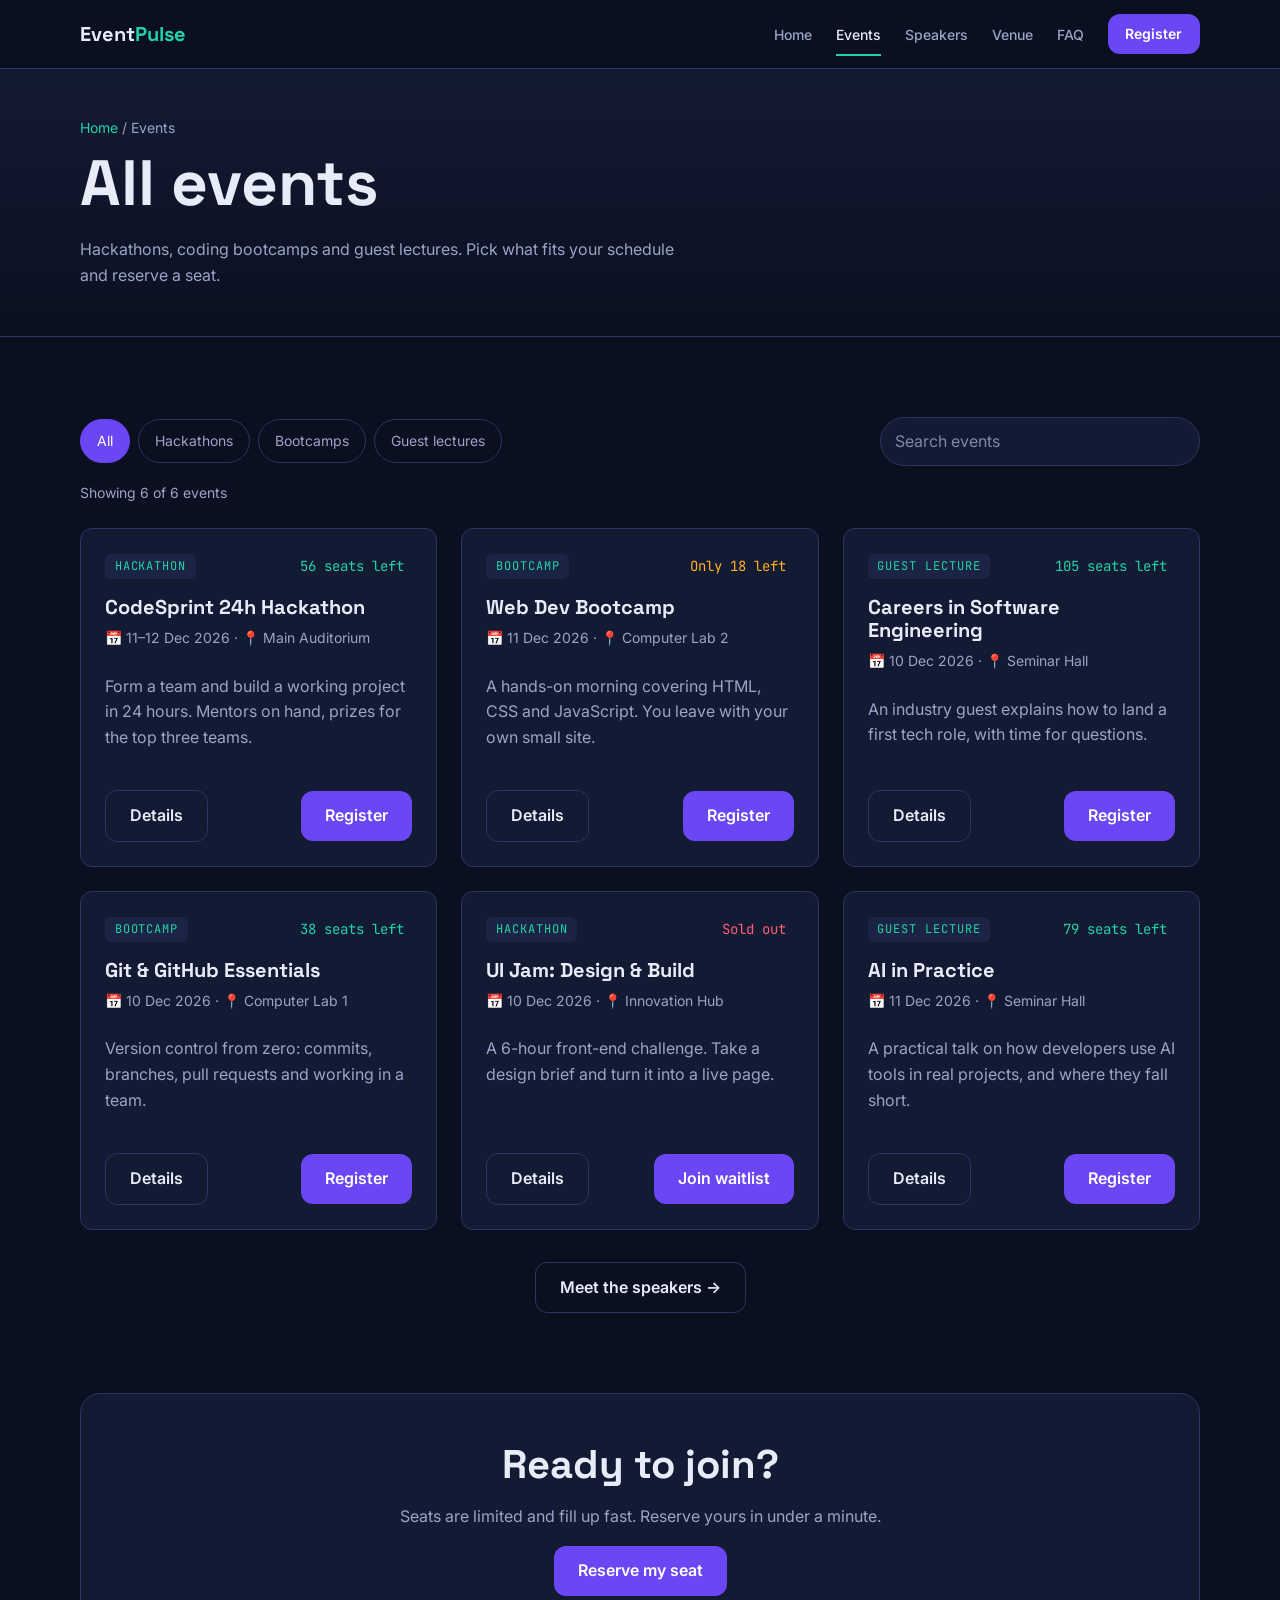
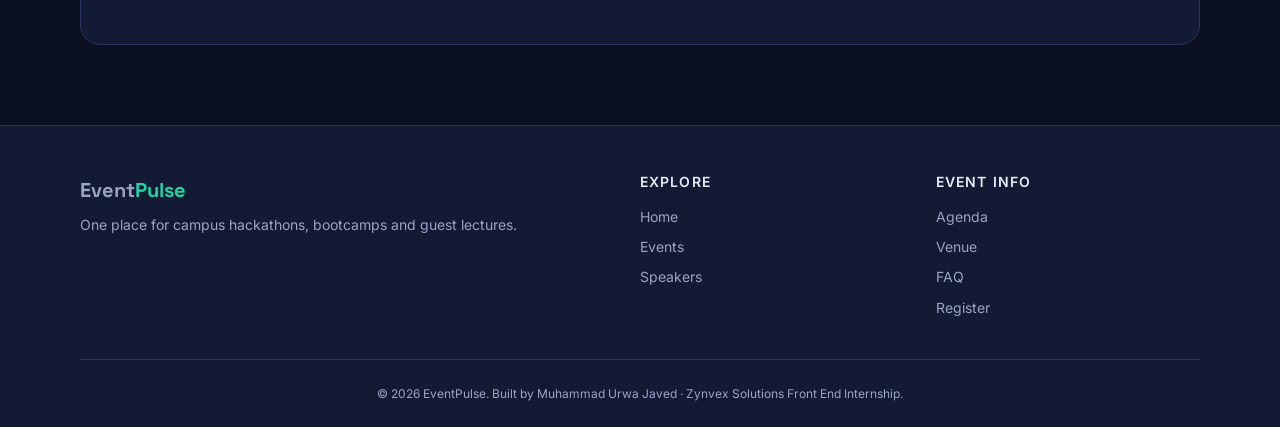
<file: events.html>
<!DOCTYPE html>
<html lang="en">
<head>
  <meta charset="UTF-8">
  <meta name="viewport" content="width=device-width, initial-scale=1.0">
  <title>Events — EventPulse</title>
  <meta name="description" content="Browse every hackathon, coding bootcamp and guest lecture on campus, check seats and register.">
  <meta name="theme-color" content="#0b1020">
  <meta property="og:type" content="website">
  <meta property="og:site_name" content="EventPulse">
  <meta property="og:title" content="Events — EventPulse">
  <meta property="og:description" content="Browse every hackathon, coding bootcamp and guest lecture on campus, check seats and register.">
  <meta name="twitter:card" content="summary">
  <link rel="icon" href="assets/icons/favicon.svg" type="image/svg+xml">

  <link rel="preconnect" href="https://fonts.googleapis.com">
  <link rel="preconnect" href="https://fonts.gstatic.com" crossorigin>
  <link href="https://fonts.googleapis.com/css2?family=Inter:wght@400;500;600&family=JetBrains+Mono:wght@500&family=Space+Grotesk:wght@500;700&display=swap" rel="stylesheet">

  <link rel="stylesheet" href="css/variables.css">
  <link rel="stylesheet" href="css/base.css">
  <link rel="stylesheet" href="css/layout.css">
  <link rel="stylesheet" href="css/pages.css">
  <link rel="stylesheet" href="css/interactive.css">
</head>
<body>

  <a class="visually-hidden" href="#main">Skip to content</a>

  <header class="site-header">
    <div class="container site-header__inner">
      <a href="index.html" class="logo">Event<span>Pulse</span></a>
      <nav class="nav" id="site-nav" aria-label="Main navigation">
        <ul class="nav__list">
          <li><a href="index.html">Home</a></li>
          <li><a href="events.html" class="is-active" aria-current="page">Events</a></li>
          <li><a href="speakers.html">Speakers</a></li>
          <li><a href="index.html#venue">Venue</a></li>
          <li><a href="index.html#faq">FAQ</a></li>
          <li class="nav__cta-item"><a href="index.html#register" data-register>Register</a></li>
        </ul>
      </nav>
      <a href="index.html#register" class="btn site-header__cta" data-register>Register</a>
      <button class="nav-toggle" type="button" aria-expanded="false" aria-controls="site-nav" aria-label="Open menu">
        <span class="nav-toggle__bars"></span>
      </button>
    </div>
  </header>

  <main id="main">

    <section class="page-hero">
      <div class="container">
        <p class="breadcrumb"><a href="index.html">Home</a> / Events</p>
        <h1>All events</h1>
        <p>Hackathons, coding bootcamps and guest lectures. Pick what fits your schedule and reserve a seat.</p>
      </div>
    </section>

    <section class="section">
      <div class="container">

        <div class="toolbar">
          <div class="filters" role="group" aria-label="Filter events by type">
            <button class="chip is-active" type="button" data-filter="all" aria-pressed="true">All</button>
            <button class="chip" type="button" data-filter="hackathon" aria-pressed="false">Hackathons</button>
            <button class="chip" type="button" data-filter="bootcamp" aria-pressed="false">Bootcamps</button>
            <button class="chip" type="button" data-filter="lecture" aria-pressed="false">Guest lectures</button>
          </div>
          <div class="search">
            <label class="visually-hidden" for="event-search">Search events</label>
            <input id="event-search" type="search" placeholder="Search events" autocomplete="off">
          </div>
        </div>
        <p class="result-count" id="event-count" aria-live="polite">Showing 6 of 6 events</p>

        <h2 class="visually-hidden">Event list</h2>
        <div class="grid grid--3" id="event-grid">
          <article class="card event-card" data-type="hackathon" data-event-id="codesprint">
            <div class="event-card__top"><span class="tag">Hackathon</span><span class="seats " data-seats="codesprint">56 seats left</span></div>
            <h3>CodeSprint 24h Hackathon</h3>
            <p class="event-card__meta">📅 11–12 Dec 2026 &middot; 📍 Main Auditorium</p>
            <p>Form a team and build a working project in 24 hours. Mentors on hand, prizes for the top three teams.</p>
            <div class="event-card__footer">
              <a href="index.html#day2" class="btn btn--ghost">Details</a>
              <a href="index.html#register" class="btn" data-register data-event="codesprint">Register</a>
            </div>
          </article>

          <article class="card event-card" data-type="bootcamp" data-event-id="webdev">
            <div class="event-card__top"><span class="tag">Bootcamp</span><span class="seats seats--low" data-seats="webdev">Only 18 left</span></div>
            <h3>Web Dev Bootcamp</h3>
            <p class="event-card__meta">📅 11 Dec 2026 &middot; 📍 Computer Lab 2</p>
            <p>A hands-on morning covering HTML, CSS and JavaScript. You leave with your own small site.</p>
            <div class="event-card__footer">
              <a href="index.html#day2" class="btn btn--ghost">Details</a>
              <a href="index.html#register" class="btn" data-register data-event="webdev">Register</a>
            </div>
          </article>

          <article class="card event-card" data-type="lecture" data-event-id="careers">
            <div class="event-card__top"><span class="tag">Guest lecture</span><span class="seats " data-seats="careers">105 seats left</span></div>
            <h3>Careers in Software Engineering</h3>
            <p class="event-card__meta">📅 10 Dec 2026 &middot; 📍 Seminar Hall</p>
            <p>An industry guest explains how to land a first tech role, with time for questions.</p>
            <div class="event-card__footer">
              <a href="index.html#day1" class="btn btn--ghost">Details</a>
              <a href="index.html#register" class="btn" data-register data-event="careers">Register</a>
            </div>
          </article>

          <article class="card event-card" data-type="bootcamp" data-event-id="git">
            <div class="event-card__top"><span class="tag">Bootcamp</span><span class="seats " data-seats="git">38 seats left</span></div>
            <h3>Git &amp; GitHub Essentials</h3>
            <p class="event-card__meta">📅 10 Dec 2026 &middot; 📍 Computer Lab 1</p>
            <p>Version control from zero: commits, branches, pull requests and working in a team.</p>
            <div class="event-card__footer">
              <a href="index.html#day1" class="btn btn--ghost">Details</a>
              <a href="index.html#register" class="btn" data-register data-event="git">Register</a>
            </div>
          </article>

          <article class="card event-card" data-type="hackathon" data-event-id="uijam">
            <div class="event-card__top"><span class="tag">Hackathon</span><span class="seats seats--full" data-seats="uijam">Sold out</span></div>
            <h3>UI Jam: Design &amp; Build</h3>
            <p class="event-card__meta">📅 10 Dec 2026 &middot; 📍 Innovation Hub</p>
            <p>A 6-hour front-end challenge. Take a design brief and turn it into a live page.</p>
            <div class="event-card__footer">
              <a href="index.html#day1" class="btn btn--ghost">Details</a>
              <a href="index.html#register" class="btn" data-register data-event="uijam">Join waitlist</a>
            </div>
          </article>

          <article class="card event-card" data-type="lecture" data-event-id="ai">
            <div class="event-card__top"><span class="tag">Guest lecture</span><span class="seats " data-seats="ai">79 seats left</span></div>
            <h3>AI in Practice</h3>
            <p class="event-card__meta">📅 11 Dec 2026 &middot; 📍 Seminar Hall</p>
            <p>A practical talk on how developers use AI tools in real projects, and where they fall short.</p>
            <div class="event-card__footer">
              <a href="index.html#day2" class="btn btn--ghost">Details</a>
              <a href="index.html#register" class="btn" data-register data-event="ai">Register</a>
            </div>
          </article>
        </div>

        <div class="empty-state card" id="empty-state" hidden>
          <h3>No events match</h3>
          <p>Try a different search or pick another type.</p>
          <button class="btn btn--ghost" type="button" id="clear-filters">Clear filters</button>
        </div>

        <div class="section__more">
          <a href="speakers.html" class="btn btn--ghost">Meet the speakers →</a>
        </div>
      </div>
    </section>

    <section class="section section--flush-top">
      <div class="container">
        <div class="cta-band">
          <h2>Ready to join?</h2>
          <p>Seats are limited and fill up fast. Reserve yours in under a minute.</p>
          <a href="index.html#register" class="btn" data-register>Reserve my seat</a>
        </div>
      </div>
    </section>

  </main>

  <footer class="site-footer">
    <div class="container">
      <div class="site-footer__grid">
        <div>
          <a href="index.html" class="logo">Event<span>Pulse</span></a>
          <p class="site-footer__tagline">One place for campus hackathons, bootcamps and guest lectures.</p>
        </div>
        <div>
          <h2 class="site-footer__title">Explore</h2>
          <ul>
            <li><a href="index.html">Home</a></li>
            <li><a href="events.html">Events</a></li>
            <li><a href="speakers.html">Speakers</a></li>
          </ul>
        </div>
        <div>
          <h2 class="site-footer__title">Event info</h2>
          <ul>
            <li><a href="index.html#agenda">Agenda</a></li>
            <li><a href="index.html#venue">Venue</a></li>
            <li><a href="index.html#faq">FAQ</a></li>
            <li><a href="index.html#register" data-register>Register</a></li>
          </ul>
        </div>
      </div>
      <div class="site-footer__bottom">
        <p>&copy; <span id="year">2026</span> EventPulse. Built by Muhammad Urwa Javed &middot; Zynvex Solutions Front End Internship.</p>
      </div>
    </div>
  </footer>

  <script src="js/data.js" defer></script>
  <script src="js/store.js" defer></script>
  <script src="js/main.js" defer></script>
  <script src="js/modal.js" defer></script>
  <script src="js/seats.js" defer></script>
  <script src="js/calendar.js" defer></script>
  <script src="js/register.js" defer></script>
  <script src="js/filters.js" defer></script>
</body>
</html>
</file>
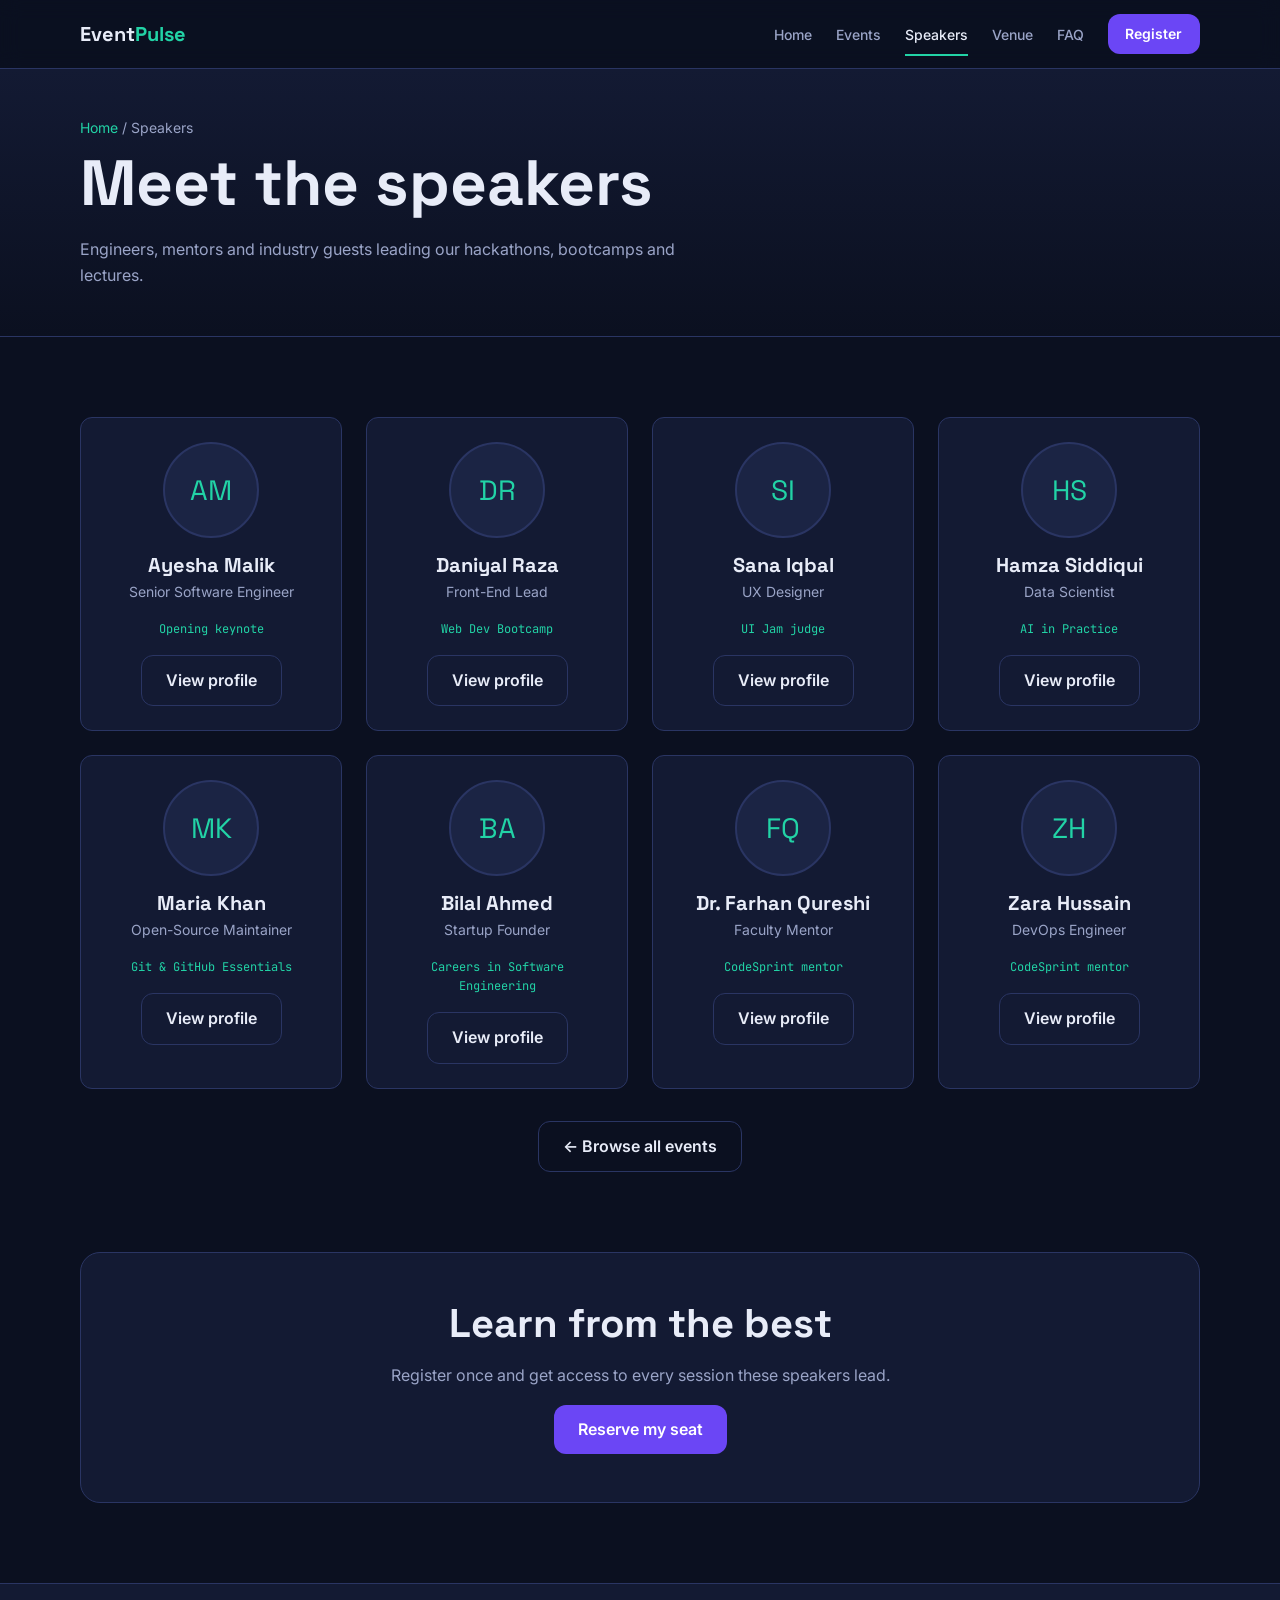
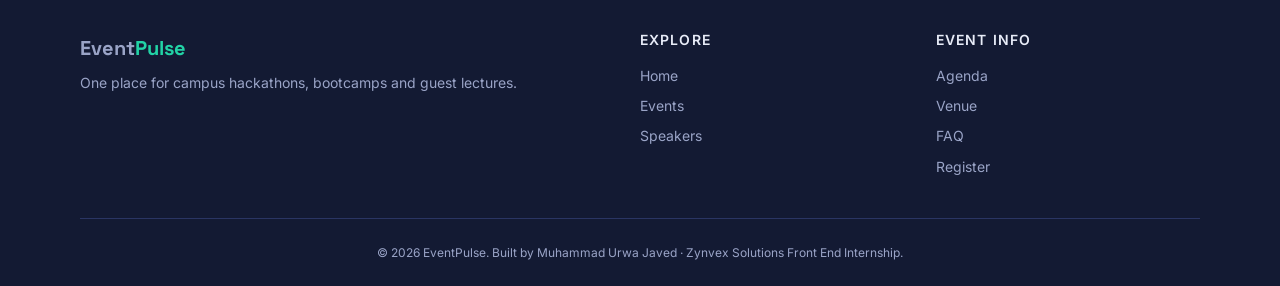
<file: speakers.html>
<!DOCTYPE html>
<html lang="en">
<head>
  <meta charset="UTF-8">
  <meta name="viewport" content="width=device-width, initial-scale=1.0">
  <title>Speakers — EventPulse</title>
  <meta name="description" content="Meet the engineers, mentors and industry guests speaking at EventPulse.">
  <meta name="theme-color" content="#0b1020">
  <meta property="og:type" content="website">
  <meta property="og:site_name" content="EventPulse">
  <meta property="og:title" content="Speakers — EventPulse">
  <meta property="og:description" content="Meet the engineers, mentors and industry guests speaking at EventPulse.">
  <meta name="twitter:card" content="summary">
  <link rel="icon" href="assets/icons/favicon.svg" type="image/svg+xml">

  <link rel="preconnect" href="https://fonts.googleapis.com">
  <link rel="preconnect" href="https://fonts.gstatic.com" crossorigin>
  <link href="https://fonts.googleapis.com/css2?family=Inter:wght@400;500;600&family=JetBrains+Mono:wght@500&family=Space+Grotesk:wght@500;700&display=swap" rel="stylesheet">

  <link rel="stylesheet" href="css/variables.css">
  <link rel="stylesheet" href="css/base.css">
  <link rel="stylesheet" href="css/layout.css">
  <link rel="stylesheet" href="css/pages.css">
  <link rel="stylesheet" href="css/interactive.css">
</head>
<body>

  <a class="visually-hidden" href="#main">Skip to content</a>

  <header class="site-header">
    <div class="container site-header__inner">
      <a href="index.html" class="logo">Event<span>Pulse</span></a>
      <nav class="nav" id="site-nav" aria-label="Main navigation">
        <ul class="nav__list">
          <li><a href="index.html">Home</a></li>
          <li><a href="events.html">Events</a></li>
          <li><a href="speakers.html" class="is-active" aria-current="page">Speakers</a></li>
          <li><a href="index.html#venue">Venue</a></li>
          <li><a href="index.html#faq">FAQ</a></li>
          <li class="nav__cta-item"><a href="index.html#register" data-register>Register</a></li>
        </ul>
      </nav>
      <a href="index.html#register" class="btn site-header__cta" data-register>Register</a>
      <button class="nav-toggle" type="button" aria-expanded="false" aria-controls="site-nav" aria-label="Open menu">
        <span class="nav-toggle__bars"></span>
      </button>
    </div>
  </header>

  <main id="main">

    <section class="page-hero">
      <div class="container">
        <p class="breadcrumb"><a href="index.html">Home</a> / Speakers</p>
        <h1>Meet the speakers</h1>
        <p>Engineers, mentors and industry guests leading our hackathons, bootcamps and lectures.</p>
      </div>
    </section>

    <section class="section">
      <div class="container">
        <h2 class="visually-hidden">Speaker list</h2>
        <div class="grid grid--4">
          <article class="card speaker-card">
            <div class="speaker-card__photo" aria-hidden="true">AM</div>
            <h3>Ayesha Malik</h3>
            <p class="speaker-card__role">Senior Software Engineer</p>
            <p class="speaker-card__talk">Opening keynote</p>
            <button class="btn btn--ghost" type="button" data-speaker="1">View profile</button>
          </article>

          <article class="card speaker-card">
            <div class="speaker-card__photo" aria-hidden="true">DR</div>
            <h3>Daniyal Raza</h3>
            <p class="speaker-card__role">Front-End Lead</p>
            <p class="speaker-card__talk">Web Dev Bootcamp</p>
            <button class="btn btn--ghost" type="button" data-speaker="2">View profile</button>
          </article>

          <article class="card speaker-card">
            <div class="speaker-card__photo" aria-hidden="true">SI</div>
            <h3>Sana Iqbal</h3>
            <p class="speaker-card__role">UX Designer</p>
            <p class="speaker-card__talk">UI Jam judge</p>
            <button class="btn btn--ghost" type="button" data-speaker="3">View profile</button>
          </article>

          <article class="card speaker-card">
            <div class="speaker-card__photo" aria-hidden="true">HS</div>
            <h3>Hamza Siddiqui</h3>
            <p class="speaker-card__role">Data Scientist</p>
            <p class="speaker-card__talk">AI in Practice</p>
            <button class="btn btn--ghost" type="button" data-speaker="4">View profile</button>
          </article>

          <article class="card speaker-card">
            <div class="speaker-card__photo" aria-hidden="true">MK</div>
            <h3>Maria Khan</h3>
            <p class="speaker-card__role">Open-Source Maintainer</p>
            <p class="speaker-card__talk">Git &amp; GitHub Essentials</p>
            <button class="btn btn--ghost" type="button" data-speaker="5">View profile</button>
          </article>

          <article class="card speaker-card">
            <div class="speaker-card__photo" aria-hidden="true">BA</div>
            <h3>Bilal Ahmed</h3>
            <p class="speaker-card__role">Startup Founder</p>
            <p class="speaker-card__talk">Careers in Software Engineering</p>
            <button class="btn btn--ghost" type="button" data-speaker="6">View profile</button>
          </article>

          <article class="card speaker-card">
            <div class="speaker-card__photo" aria-hidden="true">FQ</div>
            <h3>Dr. Farhan Qureshi</h3>
            <p class="speaker-card__role">Faculty Mentor</p>
            <p class="speaker-card__talk">CodeSprint mentor</p>
            <button class="btn btn--ghost" type="button" data-speaker="7">View profile</button>
          </article>

          <article class="card speaker-card">
            <div class="speaker-card__photo" aria-hidden="true">ZH</div>
            <h3>Zara Hussain</h3>
            <p class="speaker-card__role">DevOps Engineer</p>
            <p class="speaker-card__talk">CodeSprint mentor</p>
            <button class="btn btn--ghost" type="button" data-speaker="8">View profile</button>
          </article>
        </div>

        <div class="section__more">
          <a href="events.html" class="btn btn--ghost">← Browse all events</a>
        </div>
      </div>
    </section>

    <section class="section section--flush-top">
      <div class="container">
        <div class="cta-band">
          <h2>Learn from the best</h2>
          <p>Register once and get access to every session these speakers lead.</p>
          <a href="index.html#register" class="btn" data-register>Reserve my seat</a>
        </div>
      </div>
    </section>

  </main>

  <footer class="site-footer">
    <div class="container">
      <div class="site-footer__grid">
        <div>
          <a href="index.html" class="logo">Event<span>Pulse</span></a>
          <p class="site-footer__tagline">One place for campus hackathons, bootcamps and guest lectures.</p>
        </div>
        <div>
          <h2 class="site-footer__title">Explore</h2>
          <ul>
            <li><a href="index.html">Home</a></li>
            <li><a href="events.html">Events</a></li>
            <li><a href="speakers.html">Speakers</a></li>
          </ul>
        </div>
        <div>
          <h2 class="site-footer__title">Event info</h2>
          <ul>
            <li><a href="index.html#agenda">Agenda</a></li>
            <li><a href="index.html#venue">Venue</a></li>
            <li><a href="index.html#faq">FAQ</a></li>
            <li><a href="index.html#register" data-register>Register</a></li>
          </ul>
        </div>
      </div>
      <div class="site-footer__bottom">
        <p>&copy; <span id="year">2026</span> EventPulse. Built by Muhammad Urwa Javed &middot; Zynvex Solutions Front End Internship.</p>
      </div>
    </div>
  </footer>

  <script src="js/data.js" defer></script>
  <script src="js/store.js" defer></script>
  <script src="js/main.js" defer></script>
  <script src="js/modal.js" defer></script>
  <script src="js/seats.js" defer></script>
  <script src="js/calendar.js" defer></script>
  <script src="js/register.js" defer></script>
  <script src="js/speakers.js" defer></script>
</body>
</html>
</file>
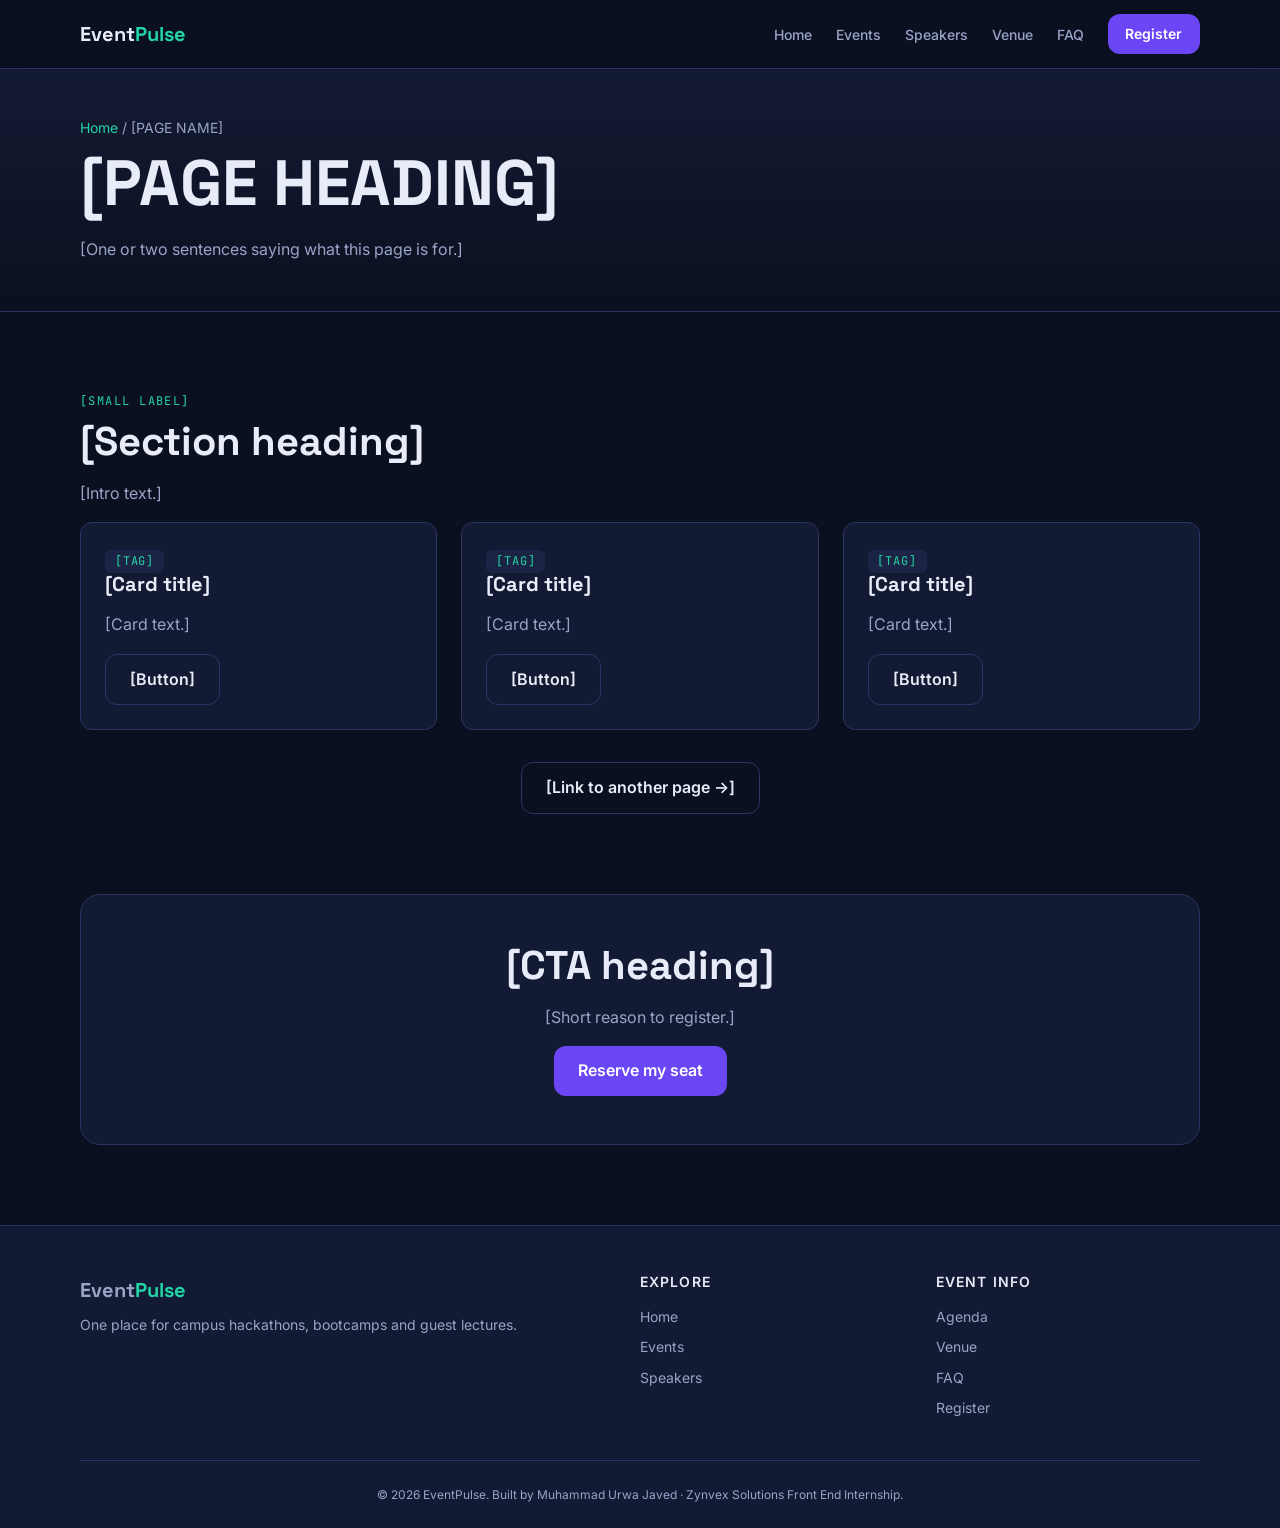
<file: template.html>
<!DOCTYPE html>
<html lang="en">
<head>
  <meta charset="UTF-8">
  <meta name="viewport" content="width=device-width, initial-scale=1.0">
  <title>[PAGE TITLE] — EventPulse</title>
  <meta name="description" content="[ONE-SENTENCE PAGE DESCRIPTION]">
  <meta name="theme-color" content="#0b1020">
  <meta property="og:type" content="website">
  <meta property="og:site_name" content="EventPulse">
  <meta property="og:title" content="[PAGE TITLE] — EventPulse">
  <meta property="og:description" content="[ONE-SENTENCE PAGE DESCRIPTION]">
  <meta name="twitter:card" content="summary">
  <link rel="icon" href="assets/icons/favicon.svg" type="image/svg+xml">

  <link rel="preconnect" href="https://fonts.googleapis.com">
  <link rel="preconnect" href="https://fonts.gstatic.com" crossorigin>
  <link href="https://fonts.googleapis.com/css2?family=Inter:wght@400;500;600&family=JetBrains+Mono:wght@500&family=Space+Grotesk:wght@500;700&display=swap" rel="stylesheet">

  <link rel="stylesheet" href="css/variables.css">
  <link rel="stylesheet" href="css/base.css">
  <link rel="stylesheet" href="css/layout.css">
  <link rel="stylesheet" href="css/pages.css">
  <link rel="stylesheet" href="css/interactive.css">
</head>
<body>

  <a class="visually-hidden" href="#main">Skip to content</a>

  <header class="site-header">
    <div class="container site-header__inner">
      <a href="index.html" class="logo">Event<span>Pulse</span></a>
      <nav class="nav" id="site-nav" aria-label="Main navigation">
        <ul class="nav__list">
          <li><a href="index.html">Home</a></li>
          <li><a href="events.html">Events</a></li>
          <li><a href="speakers.html">Speakers</a></li>
          <li><a href="index.html#venue">Venue</a></li>
          <li><a href="index.html#faq">FAQ</a></li>
          <li class="nav__cta-item"><a href="index.html#register" data-register>Register</a></li>
        </ul>
      </nav>
      <a href="index.html#register" class="btn site-header__cta" data-register>Register</a>
      <button class="nav-toggle" type="button" aria-expanded="false" aria-controls="site-nav" aria-label="Open menu">
        <span class="nav-toggle__bars"></span>
      </button>
    </div>
  </header>

  <!--
    HOW TO USE THIS TEMPLATE
    1. Copy this file and rename it (e.g. schedule.html)
    2. Replace every [PLACEHOLDER]
    3. Add a link to the new page in the nav of EVERY page
    4. Keep the script tags at the bottom: they power the menu and the Register pop-up
    5. Delete these comments when you're done
  -->
  <main id="main">

    <section class="page-hero">
      <div class="container">
        <p class="breadcrumb"><a href="index.html">Home</a> / [PAGE NAME]</p>
        <h1>[PAGE HEADING]</h1>
        <p>[One or two sentences saying what this page is for.]</p>
      </div>
    </section>

    <section class="section">
      <div class="container">
        <p class="section__eyebrow">[Small label]</p>
        <h2>[Section heading]</h2>
        <p>[Intro text.]</p>

        <div class="grid grid--3">
          <article class="card">
            <span class="tag">[Tag]</span>
            <h3>[Card title]</h3>
            <p>[Card text.]</p>
            <a href="#" class="btn btn--ghost">[Button]</a>
          </article>
          <article class="card">
            <span class="tag">[Tag]</span>
            <h3>[Card title]</h3>
            <p>[Card text.]</p>
            <a href="#" class="btn btn--ghost">[Button]</a>
          </article>
          <article class="card">
            <span class="tag">[Tag]</span>
            <h3>[Card title]</h3>
            <p>[Card text.]</p>
            <a href="#" class="btn btn--ghost">[Button]</a>
          </article>
        </div>

        <div class="section__more">
          <a href="events.html" class="btn btn--ghost">[Link to another page →]</a>
        </div>
      </div>
    </section>

    <section class="section section--flush-top">
      <div class="container">
        <div class="cta-band">
          <h2>[CTA heading]</h2>
          <p>[Short reason to register.]</p>
          <a href="index.html#register" class="btn" data-register>Reserve my seat</a>
        </div>
      </div>
    </section>

  </main>

  <footer class="site-footer">
    <div class="container">
      <div class="site-footer__grid">
        <div>
          <a href="index.html" class="logo">Event<span>Pulse</span></a>
          <p class="site-footer__tagline">One place for campus hackathons, bootcamps and guest lectures.</p>
        </div>
        <div>
          <h2 class="site-footer__title">Explore</h2>
          <ul>
            <li><a href="index.html">Home</a></li>
            <li><a href="events.html">Events</a></li>
            <li><a href="speakers.html">Speakers</a></li>
          </ul>
        </div>
        <div>
          <h2 class="site-footer__title">Event info</h2>
          <ul>
            <li><a href="index.html#agenda">Agenda</a></li>
            <li><a href="index.html#venue">Venue</a></li>
            <li><a href="index.html#faq">FAQ</a></li>
            <li><a href="index.html#register" data-register>Register</a></li>
          </ul>
        </div>
      </div>
      <div class="site-footer__bottom">
        <p>&copy; <span id="year">2026</span> EventPulse. Built by Muhammad Urwa Javed &middot; Zynvex Solutions Front End Internship.</p>
      </div>
    </div>
  </footer>

  <script src="js/data.js" defer></script>
  <script src="js/store.js" defer></script>
  <script src="js/main.js" defer></script>
  <script src="js/modal.js" defer></script>
  <script src="js/seats.js" defer></script>
  <script src="js/calendar.js" defer></script>
  <script src="js/register.js" defer></script>
</body>
</html>
</file>
<file: css/variables.css>
/* ==========================================================
   EventPulse — Design Tokens
   Single source of truth for colors, type, spacing, etc.
   ========================================================== */

:root {
  color-scheme: dark;   /* dark form controls and scrollbars */

  /* ---- Colors ---- */
  --color-bg:        #0b1020;  /* page background (deep navy) */
  --color-surface:   #131a33;  /* cards, panels */
  --color-surface-2: #1b2444;  /* raised / hover surfaces */
  --color-border:    #2a3563;

  --color-primary:   #6b46f5;  /* main brand / buttons */
  --color-primary-d: #5b3bea;  /* primary hover */
  --color-accent:    #22d3a6;  /* highlights, live counters, success */
  --color-warning:   #ffb020;  /* "filling fast" seat state */
  --color-danger:    #ff5d73;  /* "sold out", form errors */

  --color-text:      #e8ecf8;
  --color-text-muted:#9aa4c7;
  --color-on-primary:#ffffff;

  /* ---- Typography ---- */
  --font-heading: "Space Grotesk", system-ui, sans-serif;
  --font-body:    "Inter", system-ui, sans-serif;
  --font-mono:    "JetBrains Mono", ui-monospace, monospace;

  --fs-xs:   0.75rem;
  --fs-sm:   0.875rem;
  --fs-base: 1rem;
  --fs-lg:   1.25rem;
  --fs-xl:   1.75rem;
  --fs-2xl:  2.5rem;
  --fs-hero: clamp(2.25rem, 6vw, 4rem);

  /* ---- Spacing (8px scale) ---- */
  --space-1: 0.25rem;
  --space-2: 0.5rem;
  --space-3: 1rem;
  --space-4: 1.5rem;
  --space-5: 2rem;
  --space-6: 3rem;
  --space-7: 5rem;

  /* ---- Layout ---- */
  --container: 1120px;
  --radius-sm: 6px;
  --radius:    12px;
  --radius-lg: 20px;
  --shadow:    0 8px 30px rgba(0, 0, 0, 0.35);
  --transition: 0.2s ease;

  /* ---- Breakpoints (reference only; CSS vars can't be used in @media) ----
     mobile  : < 640px
     tablet  : 640px – 1023px
     desktop : >= 1024px
  */
}
</file>
<file: css/base.css>
/* ==========================================================
   EventPulse — Base / reset styles
   ========================================================== */

*, *::before, *::after { box-sizing: border-box; }

html {
  scroll-behavior: smooth;
  scroll-padding-top: 5rem;            /* keeps anchor targets clear of the sticky header */
  -webkit-text-size-adjust: 100%;      /* stops iPhones resizing text in landscape */
}
@media (prefers-reduced-motion: reduce) { html { scroll-behavior: auto; } }

body {
  margin: 0;
  background: var(--color-bg);
  color: var(--color-text);
  font-family: var(--font-body);
  font-size: var(--fs-base);
  line-height: 1.6;
  -webkit-font-smoothing: antialiased;
}

h1, h2, h3, h4 {
  font-family: var(--font-heading);
  line-height: 1.15;
  margin: 0 0 var(--space-3);
}

h1 { font-size: var(--fs-hero); }
h2 { font-size: var(--fs-2xl); }
h3 { font-size: var(--fs-lg); }

p  { margin: 0 0 var(--space-3); color: var(--color-text-muted); }
a  { color: var(--color-accent); text-decoration: none; }
a:hover { text-decoration: underline; }
img { max-width: 100%; display: block; }
ul  { margin: 0; padding: 0; list-style: none; }

button { font: inherit; cursor: pointer; }

:focus-visible {
  outline: 2px solid var(--color-accent);
  outline-offset: 2px;
}

.container {
  width: min(100% - 2rem, var(--container));
  margin-inline: auto;
}

.section { padding-block: var(--space-7); }

.section__eyebrow {
  font-family: var(--font-mono);
  font-size: var(--fs-xs);
  letter-spacing: 0.12em;
  text-transform: uppercase;
  color: var(--color-accent);
  margin-bottom: var(--space-2);
}

/* ---- Buttons ---- */
.btn {
  display: inline-flex;
  align-items: center;
  gap: var(--space-2);
  padding: 0.75rem 1.5rem;
  border: 0;
  border-radius: var(--radius);
  background: var(--color-primary);
  color: var(--color-on-primary);
  font-weight: 600;
  transition: background var(--transition), transform var(--transition);
}
.btn:hover { background: var(--color-primary-d); transform: translateY(-1px); text-decoration: none; }

.btn--ghost {
  background: transparent;
  border: 1px solid var(--color-border);
  color: var(--color-text);
}
.btn--ghost:hover { background: var(--color-surface-2); }

/* ---- Cards ---- */
.card {
  background: var(--color-surface);
  border: 1px solid var(--color-border);
  border-radius: var(--radius);
  padding: var(--space-4);
}

/* ---- Utilities ---- */
.visually-hidden {
  position: absolute !important;
  width: 1px; height: 1px;
  overflow: hidden;
  clip: rect(0 0 0 0);
  white-space: nowrap;
}
</file>
<file: css/layout.css>
/* ==========================================================
   EventPulse — Page layout
   Header, navigation (desktop + mobile menu), hero, footer.
   ========================================================== */

/* ---- Header / nav ---- */
.site-header {
  position: sticky;
  top: 0;
  z-index: 50;
  background: rgba(11, 16, 32, 0.88);
  -webkit-backdrop-filter: blur(10px);
  backdrop-filter: blur(10px);
  border-bottom: 1px solid var(--color-border);
}

.site-header__inner {
  display: flex;
  align-items: center;
  justify-content: space-between;
  gap: var(--space-4);
  min-height: 68px;
}

.logo {
  font-family: var(--font-heading);
  font-weight: 700;
  font-size: var(--fs-lg);
  color: var(--color-text);
}
.logo:hover { text-decoration: none; }
.logo span { color: var(--color-accent); }

.nav { margin-left: auto; }
.nav__list { display: flex; gap: var(--space-4); }
.nav__list a {
  color: var(--color-text-muted);
  font-size: var(--fs-sm);
  font-weight: 500;
  padding-block: 0.85rem;              /* 44px tall: easy to tap on tablets */
}
.nav__list a:hover { color: var(--color-text); text-decoration: none; }

.site-header__cta { padding: 0.55rem 1.1rem; font-size: var(--fs-sm); }

/* Hamburger button (only visible on small screens) */
.nav-toggle {
  display: none;
  width: 44px; height: 44px;
  background: transparent;
  border: 1px solid var(--color-border);
  border-radius: var(--radius-sm);
  color: var(--color-text);
  align-items: center;
  justify-content: center;
}
.nav-toggle__bars,
.nav-toggle__bars::before,
.nav-toggle__bars::after {
  display: block;
  width: 20px; height: 2px;
  background: currentColor;
  border-radius: 2px;
  transition: transform var(--transition), opacity var(--transition);
}
.nav-toggle__bars { position: relative; }
.nav-toggle__bars::before,
.nav-toggle__bars::after { content: ""; position: absolute; left: 0; }
.nav-toggle__bars::before { top: -6px; }
.nav-toggle__bars::after  { top: 6px; }
.nav-toggle[aria-expanded="true"] .nav-toggle__bars { background: transparent; }
.nav-toggle[aria-expanded="true"] .nav-toggle__bars::before { top: 0; transform: rotate(45deg); }
.nav-toggle[aria-expanded="true"] .nav-toggle__bars::after  { top: 0; transform: rotate(-45deg); }

/* ---- Home hero ---- */
.hero {
  position: relative;
  padding-block: var(--space-7) var(--space-6);
  text-align: center;
  overflow: hidden;
  background:
    radial-gradient(ellipse 60% 50% at 50% 0%, rgba(107, 70, 245, 0.35), transparent 70%),
    radial-gradient(ellipse 40% 40% at 85% 20%, rgba(34, 211, 166, 0.12), transparent 70%);
}
.hero h1 { max-width: 16ch; margin-inline: auto; }
.hero h1 em { font-style: normal; color: var(--color-accent); }
.hero__lead { max-width: 58ch; margin-inline: auto; font-size: var(--fs-lg); }
.hero__actions { display: flex; gap: var(--space-3); justify-content: center; flex-wrap: wrap; margin-top: var(--space-4); }

.hero__meta {
  display: flex; flex-wrap: wrap; justify-content: center;
  gap: var(--space-3) var(--space-5);
  margin-top: var(--space-6);
  padding: var(--space-3) var(--space-4);
  background: var(--color-surface);
  border: 1px solid var(--color-border);
  border-radius: var(--radius);
  width: fit-content;
  margin-inline: auto;
}
.hero__meta div { text-align: left; }
.hero__meta dt { font-family: var(--font-mono); font-size: var(--fs-xs); text-transform: uppercase; letter-spacing: 0.1em; color: var(--color-text-muted); }
.hero__meta dd { margin: 0; font-weight: 600; }

/* ---- Footer ---- */
.site-footer {
  border-top: 1px solid var(--color-border);
  background: var(--color-surface);
  padding-block: var(--space-6) var(--space-4);
  color: var(--color-text-muted);
  font-size: var(--fs-sm);
}
.site-footer__grid {
  display: grid;
  grid-template-columns: 2fr 1fr 1fr;
  gap: var(--space-5);
  margin-bottom: var(--space-5);
}
.site-footer__title { font-family: var(--font-body); font-size: var(--fs-sm); font-weight: 600; text-transform: uppercase; letter-spacing: 0.08em; color: var(--color-text); margin-bottom: var(--space-3); }
.site-footer__tagline { margin-top: var(--space-2); }
.site-footer li { margin-bottom: var(--space-2); }
.site-footer a { color: var(--color-text-muted); }
.site-footer a:hover { color: var(--color-accent); }
.site-footer__bottom {
  border-top: 1px solid var(--color-border);
  padding-top: var(--space-4);
  text-align: center;
}
.site-footer__bottom p { margin: 0; font-size: var(--fs-xs); }

/* ---- Grids ---- */
.grid { display: grid; gap: var(--space-4); }
.grid--3 { grid-template-columns: repeat(auto-fit, minmax(300px, 1fr)); }

/* ---- Small screens: mobile menu ---- */
@media (max-width: 800px) {
  .nav-toggle { display: inline-flex; }
  .site-header__cta { display: none; }
  .nav {
    position: absolute;
    top: 100%; left: 0; right: 0;
    margin: 0;
    background: var(--color-bg);
    border-bottom: 1px solid var(--color-border);
    display: none;
  }
  .nav.is-open { display: block; }
  .nav__list { flex-direction: column; gap: 0; padding: var(--space-2) 1rem var(--space-3); }
  .nav__list a { display: block; padding: var(--space-3) 0; font-size: var(--fs-base); border-bottom: 1px solid var(--color-border); }
  .nav__list li:last-child a { border-bottom: 0; }
  .nav .nav__list a.is-active { border-bottom: 1px solid var(--color-border); padding-bottom: var(--space-3); color: var(--color-accent); }
  .nav__cta-item { display: block; }

  /* Hero info box: stack the three items, left-aligned */
  .hero__meta { flex-direction: column; gap: var(--space-3); width: 100%; margin-top: var(--space-5); }

  .site-footer__grid { grid-template-columns: 1fr; gap: var(--space-4); }
  .section { padding-block: var(--space-6); }
  .hero { padding-block: var(--space-6) var(--space-5); }
}

@media (min-width: 801px) {
  .nav__cta-item { display: none; }
}
</file>
<file: css/pages.css>
/* ==========================================================
   EventPulse — Inner page styles (Events + Speakers)
   Static skeleton in Module 1; filters/popups become live in Module 3.
   ========================================================== */

/* ---- Active nav link ---- */
.nav__list a.is-active { color: var(--color-text); box-shadow: inset 0 -2px 0 var(--color-accent); }

/* ---- Page banner (top of inner pages) ---- */
.page-hero {
  padding-block: var(--space-6) var(--space-5);
  border-bottom: 1px solid var(--color-border);
  background: linear-gradient(180deg, var(--color-surface) 0%, var(--color-bg) 100%);
}
.page-hero p { max-width: 60ch; }
.page-hero .hero__actions { justify-content: flex-start; }
.breadcrumb { font-size: var(--fs-sm); color: var(--color-text-muted); margin-bottom: var(--space-2); }

/* ---- Filter chips (Events page) ---- */
.filters { display: flex; flex-wrap: wrap; gap: var(--space-2); margin-bottom: var(--space-5); }
.chip {
  padding: 0.4rem 1rem;
  border-radius: 999px;
  border: 1px solid var(--color-border);
  background: transparent;
  color: var(--color-text-muted);
  font-size: var(--fs-sm);
  transition: var(--transition);
}
.chip:hover { background: var(--color-surface-2); color: var(--color-text); }
.chip.is-active { background: var(--color-primary); border-color: var(--color-primary); color: var(--color-on-primary); }

/* ---- Event cards ---- */
.event-card { display: flex; flex-direction: column; gap: var(--space-2); }
.event-card__top { display: flex; justify-content: space-between; align-items: center; }
.event-card h3 { margin: var(--space-2) 0 0; }
.event-card__meta { font-size: var(--fs-sm); color: var(--color-text-muted); }
.event-card__footer {
  margin-top: auto;
  padding-top: var(--space-3);
  display: flex;
  justify-content: space-between;
  align-items: center;
  gap: var(--space-3);
}

.tag {
  font-family: var(--font-mono);
  font-size: var(--fs-xs);
  text-transform: uppercase;
  letter-spacing: 0.08em;
  padding: 0.2rem 0.6rem;
  border-radius: var(--radius-sm);
  background: var(--color-surface-2);
  color: var(--color-accent);
}

.seats { font-family: var(--font-mono); font-size: var(--fs-sm); color: var(--color-accent); }
.seats--low  { color: var(--color-warning); }
.seats--full { color: var(--color-danger); }

/* ---- Speaker cards ---- */
.grid--4 { grid-template-columns: repeat(auto-fit, minmax(220px, 1fr)); }

.speaker-card { text-align: center; }
.speaker-card__photo {
  width: 96px; height: 96px;
  margin: 0 auto var(--space-3);
  border-radius: 50%;
  background: var(--color-surface-2);
  border: 2px solid var(--color-border);
  display: grid; place-items: center;
  font-family: var(--font-heading);
  font-size: var(--fs-xl);
  color: var(--color-accent);
}
.speaker-card h3 { margin-bottom: var(--space-1); }
.speaker-card__role { font-size: var(--fs-sm); margin-bottom: var(--space-3); }

/* ---- Bottom call-to-action band ---- */
.cta-band {
  text-align: center;
  background: var(--color-surface);
  border: 1px solid var(--color-border);
  border-radius: var(--radius-lg);
  padding: var(--space-6) var(--space-4);
}
.cta-band p { max-width: 50ch; margin-inline: auto; }

/* ---- Small "see more" link-button row on the home page ---- */
.section__more { margin-top: var(--space-5); text-align: center; }
.section--flush-top { padding-top: 0; }

/* ---- Extra speaker card line (which session they lead) ---- */
.speaker-card__talk {
  font-family: var(--font-mono);
  font-size: var(--fs-xs);
  color: var(--color-accent);
  margin-bottom: var(--space-3);
}
</file>
<file: css/interactive.css>
/* ==========================================================
   EventPulse — Interactive parts (Module 3)
   Tabs, FAQ accordion, pop-ups, registration form, seat states,
   map, event filters.
   ========================================================== */

/* `hidden` must win over any display rule below */
[hidden] { display: none !important; }

/* ---- Agenda tabs ---- */
.tabs { display: flex; flex-wrap: wrap; gap: var(--space-2); margin-bottom: var(--space-4); }
.tab {
  display: flex; flex-direction: column; align-items: flex-start; gap: 2px;
  padding: 0.6rem 1.2rem;
  background: var(--color-bg);
  border: 1px solid var(--color-border);
  border-radius: var(--radius);
  color: var(--color-text-muted);
  font-weight: 600;
  text-align: left;
  transition: var(--transition);
}
.tab small { font-family: var(--font-mono); font-size: var(--fs-xs); font-weight: 500; opacity: 0.85; }
.tab:hover { color: var(--color-text); background: var(--color-surface-2); }
.tab[aria-selected="true"] { background: var(--color-primary); border-color: var(--color-primary); color: var(--color-on-primary); }
.is-tabbed .agenda-day__head { display: none; }   /* the tab already shows the day and date */

/* ---- FAQ accordion ---- */
.faq-item { padding: 0; }
.faq-item h3 { margin: 0; }
.faq-btn {
  width: 100%;
  display: flex; align-items: center; justify-content: space-between; gap: var(--space-3);
  padding: var(--space-3) var(--space-4);
  background: transparent; border: 0;
  color: var(--color-text);
  font: inherit; font-weight: 600; font-size: var(--fs-base);
  text-align: left;
  border-radius: var(--radius);
}
.faq-btn:hover { background: var(--color-surface-2); }
.faq-icon { position: relative; flex: none; width: 14px; height: 14px; }
.faq-icon::before, .faq-icon::after {
  content: ""; position: absolute; left: 0; top: 6px;
  width: 14px; height: 2px; background: var(--color-accent); border-radius: 2px;
  transition: transform var(--transition);
}
.faq-icon::after { transform: rotate(90deg); }
.faq-btn[aria-expanded="true"] .faq-icon::after { transform: rotate(0deg); }
.faq-a { padding: 0 var(--space-4) var(--space-3); }
.faq-a p { margin: 0; }
/* without JavaScript the plain heading and answer keep the card padding */
.faq-list:not(.is-enhanced) .faq-item > h3 { padding: var(--space-4) var(--space-4) 0; }
.faq-list:not(.is-enhanced) .faq-item > p { padding: 0 var(--space-4) var(--space-4); }

/* ---- Seat states and the live pulse ---- */
.seats.is-bumped { animation: seat-bump 0.9s ease; }
@keyframes seat-bump {
  0%   { transform: scale(1); }
  30%  { transform: scale(1.12); background: var(--color-surface-2); }
  100% { transform: scale(1); }
}
.seats { padding: 0.15rem 0.5rem; border-radius: var(--radius-sm); }
.pick .seats { padding-left: 0; }

.btn[aria-disabled="true"] { opacity: 0.6; cursor: not-allowed; }
.btn:disabled { opacity: 0.6; cursor: wait; transform: none; }

/* ---- Pop-ups (<dialog>) ---- */
html.modal-open { overflow: hidden; }

dialog.modal {
  padding: 0;
  width: min(560px, calc(100% - 2rem));
  max-height: calc(100vh - 2rem);
  max-height: calc(100dvh - 2rem);     /* newer browsers: ignores the phone's address bar */
  overflow: auto;
  background: var(--color-surface);
  color: var(--color-text);
  border: 1px solid var(--color-border);
  border-radius: var(--radius-lg);
  box-shadow: var(--shadow);
  animation: modal-in 0.2s ease;
}
dialog.modal::backdrop { background: rgba(5, 8, 20, 0.75); -webkit-backdrop-filter: blur(3px); backdrop-filter: blur(3px); }
@keyframes modal-in { from { opacity: 0; transform: translateY(12px); } to { opacity: 1; transform: none; } }

.modal__box { position: relative; padding: var(--space-5); }
.modal__close {
  position: absolute; top: var(--space-3); right: var(--space-3);
  width: 40px; height: 40px;
  display: grid; place-items: center;
  background: transparent; border: 1px solid var(--color-border);
  border-radius: 50%;
  color: var(--color-text-muted);
  font-size: 1.5rem; line-height: 1;
}
.modal__close:hover { background: var(--color-surface-2); color: var(--color-text); }
.modal__box h2 { font-size: var(--fs-xl); margin-right: 3rem; }
.modal__box h2:focus { outline: none; }
.modal__lead { margin-bottom: var(--space-4); }

/* ---- Registration form ---- */
.field { margin-bottom: var(--space-3); }
.field label { display: block; font-size: var(--fs-sm); font-weight: 600; margin-bottom: var(--space-1); }
.field input[type="text"], .field input[type="email"], .field input[type="search"], .field select {
  width: 100%;
  padding: 0.7rem 0.9rem;
  background: var(--color-bg);
  border: 1px solid var(--color-border);
  border-radius: var(--radius-sm);
  color: var(--color-text);
  font: inherit;
}
.field input::placeholder { color: var(--color-text-muted); opacity: 0.7; }
.field input:focus, .field select:focus { outline: 2px solid var(--color-accent); outline-offset: 1px; border-color: transparent; }
.field select option { background: var(--color-surface); color: var(--color-text); }

.field--check label { display: flex; gap: var(--space-2); align-items: flex-start; font-weight: 400; color: var(--color-text-muted); }
.field--check input { margin-top: 4px; accent-color: var(--color-primary); }

.field__error { margin: var(--space-1) 0 0; font-size: var(--fs-sm); color: var(--color-danger); }
.field__hint { margin: var(--space-1) 0 0; font-size: var(--fs-sm); color: var(--color-text-muted); min-height: 1.2em; }
.field.has-error input[type="text"], .field.has-error input[type="email"], .field.has-error select { border-color: var(--color-danger); }

#register-form .btn { width: 100%; justify-content: center; margin-top: var(--space-2); }

/* ---- Success view ---- */
.success { text-align: center; }
.success .modal__lead { max-width: 42ch; margin-inline: auto; }
.success h2 { margin-right: 0; }
.success__icon {
  width: 64px; height: 64px; margin: 0 auto var(--space-3);
  display: grid; place-items: center;
  border-radius: 50%;
  background: rgba(34, 211, 166, 0.15);
  border: 2px solid var(--color-accent);
  color: var(--color-accent);
  font-size: 1.75rem; font-weight: 700;
}
.success__icon--wait { background: rgba(255, 176, 32, 0.15); border-color: var(--color-warning); color: var(--color-warning); }

.summary {
  display: grid; grid-template-columns: auto 1fr; gap: var(--space-2) var(--space-4);
  margin: 0 0 var(--space-4); padding: var(--space-3) var(--space-4);
  background: var(--color-bg); border: 1px solid var(--color-border); border-radius: var(--radius);
  text-align: left;
}
.summary dt { font-family: var(--font-mono); font-size: var(--fs-xs); text-transform: uppercase; letter-spacing: 0.08em; color: var(--color-text-muted); padding-top: 3px; }
.summary dd { margin: 0; }
.summary__code { font-family: var(--font-mono); color: var(--color-accent); font-weight: 500; letter-spacing: 0.08em; }

.success__actions { display: flex; flex-wrap: wrap; gap: var(--space-2); justify-content: center; margin-top: var(--space-3); }
.success__links { display: flex; flex-wrap: wrap; justify-content: center; gap: var(--space-4); margin-top: var(--space-4); }
.linklike { background: none; border: 0; padding: 0; color: var(--color-accent); font: inherit; font-size: var(--fs-sm); text-decoration: underline; }
.linklike:hover { color: var(--color-text); }

/* ---- Speaker pop-up ---- */
.speaker-modal__head { display: flex; align-items: center; gap: var(--space-4); margin-bottom: var(--space-3); padding-right: 3rem; }
.speaker-modal__head .speaker-card__photo { margin: 0; flex: none; }
.speaker-modal__head h2 { margin: 0 0 var(--space-1); }
.speaker-modal__head .speaker-card__role { margin: 0; }
.speaker-modal__session { font-size: var(--fs-sm); }
.speaker-modal__session span {
  font-family: var(--font-mono); font-size: var(--fs-xs); text-transform: uppercase; letter-spacing: 0.08em;
  color: var(--color-accent); margin-right: var(--space-2);
}
.speaker-modal__head ~ .success__actions { justify-content: flex-start; }

/* ---- Home highlight links ---- */
.highlight__link { margin-top: auto; padding-top: var(--space-2); font-size: var(--fs-sm); font-weight: 600; }

/* ---- Events page toolbar ---- */
.toolbar { display: flex; flex-wrap: wrap; gap: var(--space-3) var(--space-4); align-items: center; justify-content: space-between; margin-bottom: var(--space-3); }
.toolbar .filters { margin-bottom: 0; }
.search { flex: 1 1 220px; max-width: 320px; }
.search input {
  width: 100%;
  min-height: 44px;
  padding: 0.65rem 0.9rem;
  background: var(--color-surface);
  border: 1px solid var(--color-border);
  border-radius: 999px;
  color: var(--color-text);
  font: inherit;
  font-size: 1rem;                     /* 16px: iPhones zoom in on smaller inputs */
}
.search input::placeholder { color: var(--color-text-muted); opacity: 0.8; }
.search input:focus { outline: 2px solid var(--color-accent); outline-offset: 1px; border-color: transparent; }
.result-count { font-size: var(--fs-sm); margin-bottom: var(--space-4); }
#event-grid { grid-template-columns: repeat(auto-fill, minmax(300px, 1fr)); }  /* keep cards card-sized when filtered */

.empty-state { text-align: center; padding: var(--space-6) var(--space-4); }
.empty-state p { margin-bottom: var(--space-4); }

/* ---- Venue map ---- */
.map { min-height: 320px; border-radius: var(--radius); border: 1px solid var(--color-border); overflow: hidden; z-index: 0; }
.map-pin span {
  display: block; width: 28px; height: 28px;
  background: var(--color-primary);
  border: 3px solid #fff;
  border-radius: 50% 50% 50% 0;
  transform: rotate(-45deg);
  box-shadow: 0 2px 8px rgba(0, 0, 0, 0.45);
}
.map-notice {
  position: absolute; left: 10px; right: 10px; bottom: 28px; z-index: 1000;
  margin: 0; padding: var(--space-2) var(--space-3);
  background: var(--color-surface); color: var(--color-text);
  border: 1px solid var(--color-border); border-radius: var(--radius-sm);
  font-size: var(--fs-sm);
}
.leaflet-container { font-family: var(--font-body); }

.chip { min-height: 44px; }

.noscript-note { padding: var(--space-3) var(--space-4); border: 1px solid var(--color-warning); border-radius: var(--radius); color: var(--color-text); }

/* ---- Small screens ---- */
@media (max-width: 800px) {
  .modal__box { padding: var(--space-4); }
  .summary { grid-template-columns: 1fr; gap: var(--space-1); }
  .summary dd { margin-bottom: var(--space-2); }
  .search { max-width: none; }
}

/* ---- Respect people who turn animations off ---- */
@media (prefers-reduced-motion: reduce) {
  dialog.modal, .seats.is-bumped { animation: none; }
  .seat-meter__bar i, .faq-icon::before, .faq-icon::after { transition: none; }
}
</file>
